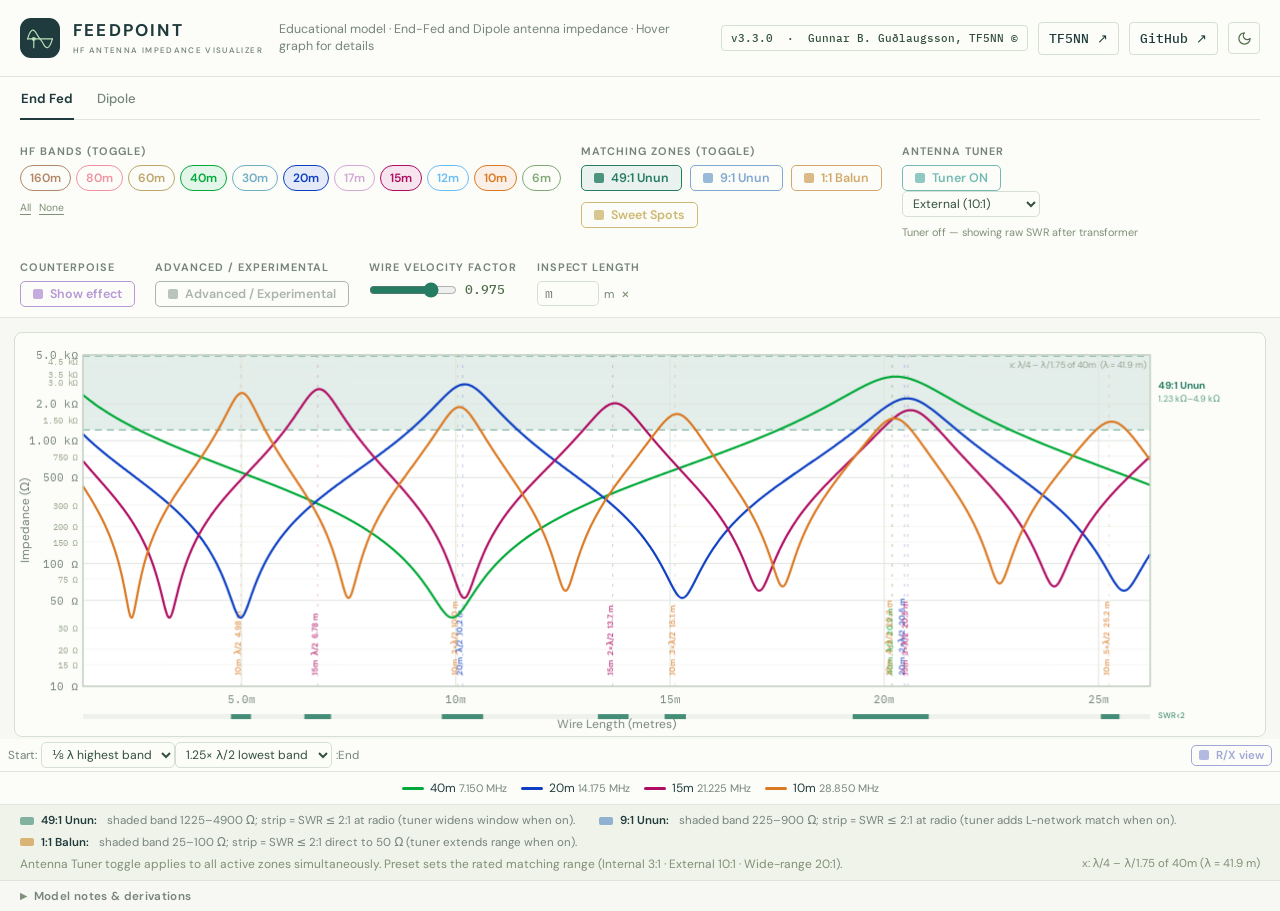
<file: index.html>
<!DOCTYPE html>
<html lang="en">
<head>
  <meta charset="utf-8">
  <meta http-equiv="refresh" content="0; url=antenna_impedance.html">
  <title>Feedpoint · HF Antenna Impedance Visualizer</title>
  <script>window.location.replace("antenna_impedance.html");</script>
</head>
<body>
  <p>Redirecting to
    <a href="antenna_impedance.html">Feedpoint · HF Antenna Impedance Visualizer</a>…
  </p>
</body>
</html>
</file>
<file: fonts/fonts.css>
/* The two fonts every TF5NN app and the website use, served from this site instead of
   Google Fonts, so visitors' browsers never contact Google. Both fonts are free under the
   SIL Open Font License (OFL-*.txt next to this file); files from Fontsource (npm).
   'latin' covers English and Icelandic; 'latin-ext' only loads if a page shows other letters. */

@font-face {
  font-family: 'DM Sans';
  font-style: normal;
  font-display: swap;
  font-weight: 100 1000;
  src: url('./dm-sans-latin-ext-wght-normal.woff2') format('woff2');
  unicode-range: U+0100-02BA,U+02BD-02C5,U+02C7-02CC,U+02CE-02D7,U+02DD-02FF,U+0304,U+0308,U+0329,U+1D00-1DBF,U+1E00-1E9F,U+1EF2-1EFF,U+2020,U+20A0-20AB,U+20AD-20C0,U+2113,U+2C60-2C7F,U+A720-A7FF;
}

@font-face {
  font-family: 'DM Sans';
  font-style: normal;
  font-display: swap;
  font-weight: 100 1000;
  src: url('./dm-sans-latin-wght-normal.woff2') format('woff2');
  unicode-range: U+0000-00FF,U+0131,U+0152-0153,U+02BB-02BC,U+02C6,U+02DA,U+02DC,U+0304,U+0308,U+0329,U+2000-206F,U+20AC,U+2122,U+2191,U+2193,U+2212,U+2215,U+FEFF,U+FFFD;
}

@font-face {
  font-family: 'IBM Plex Mono';
  font-style: normal;
  font-display: swap;
  font-weight: 400;
  src: url('./ibm-plex-mono-latin-ext-400-normal.woff2') format('woff2');
  unicode-range: U+0100-02BA,U+02BD-02C5,U+02C7-02CC,U+02CE-02D7,U+02DD-02FF,U+0304,U+0308,U+0329,U+1D00-1DBF,U+1E00-1E9F,U+1EF2-1EFF,U+2020,U+20A0-20AB,U+20AD-20C0,U+2113,U+2C60-2C7F,U+A720-A7FF;
}

@font-face {
  font-family: 'IBM Plex Mono';
  font-style: normal;
  font-display: swap;
  font-weight: 400;
  src: url('./ibm-plex-mono-latin-400-normal.woff2') format('woff2');
  unicode-range: U+0000-00FF,U+0131,U+0152-0153,U+02BB-02BC,U+02C6,U+02DA,U+02DC,U+0304,U+0308,U+0329,U+2000-206F,U+20AC,U+2122,U+2191,U+2193,U+2212,U+2215,U+FEFF,U+FFFD;
}

@font-face {
  font-family: 'IBM Plex Mono';
  font-style: normal;
  font-display: swap;
  font-weight: 500;
  src: url('./ibm-plex-mono-latin-ext-500-normal.woff2') format('woff2');
  unicode-range: U+0100-02BA,U+02BD-02C5,U+02C7-02CC,U+02CE-02D7,U+02DD-02FF,U+0304,U+0308,U+0329,U+1D00-1DBF,U+1E00-1E9F,U+1EF2-1EFF,U+2020,U+20A0-20AB,U+20AD-20C0,U+2113,U+2C60-2C7F,U+A720-A7FF;
}

@font-face {
  font-family: 'IBM Plex Mono';
  font-style: normal;
  font-display: swap;
  font-weight: 500;
  src: url('./ibm-plex-mono-latin-500-normal.woff2') format('woff2');
  unicode-range: U+0000-00FF,U+0131,U+0152-0153,U+02BB-02BC,U+02C6,U+02DA,U+02DC,U+0304,U+0308,U+0329,U+2000-206F,U+20AC,U+2122,U+2191,U+2193,U+2212,U+2215,U+FEFF,U+FFFD;
}

@font-face {
  font-family: 'IBM Plex Mono';
  font-style: normal;
  font-display: swap;
  font-weight: 600;
  src: url('./ibm-plex-mono-latin-ext-600-normal.woff2') format('woff2');
  unicode-range: U+0100-02BA,U+02BD-02C5,U+02C7-02CC,U+02CE-02D7,U+02DD-02FF,U+0304,U+0308,U+0329,U+1D00-1DBF,U+1E00-1E9F,U+1EF2-1EFF,U+2020,U+20A0-20AB,U+20AD-20C0,U+2113,U+2C60-2C7F,U+A720-A7FF;
}

@font-face {
  font-family: 'IBM Plex Mono';
  font-style: normal;
  font-display: swap;
  font-weight: 600;
  src: url('./ibm-plex-mono-latin-600-normal.woff2') format('woff2');
  unicode-range: U+0000-00FF,U+0131,U+0152-0153,U+02BB-02BC,U+02C6,U+02DA,U+02DC,U+0304,U+0308,U+0329,U+2000-206F,U+20AC,U+2122,U+2191,U+2193,U+2212,U+2215,U+FEFF,U+FFFD;
}
</file>
